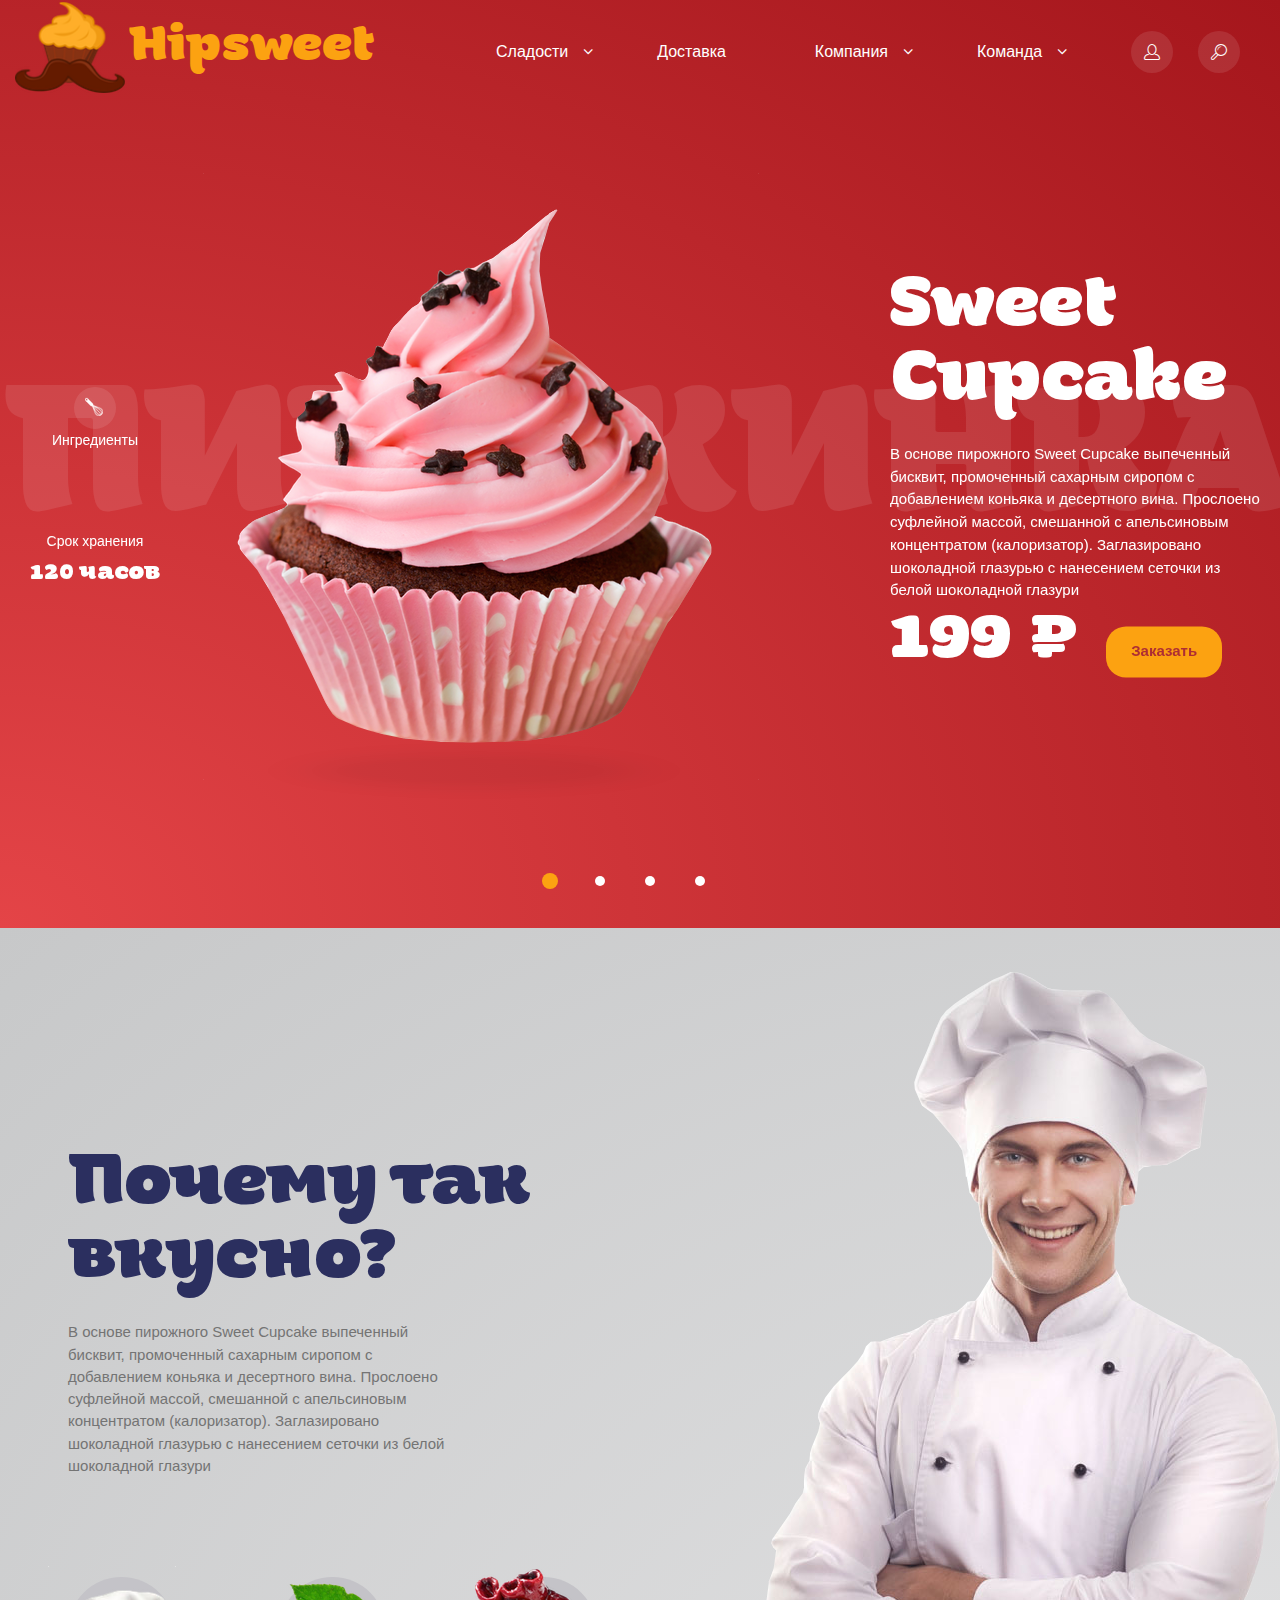
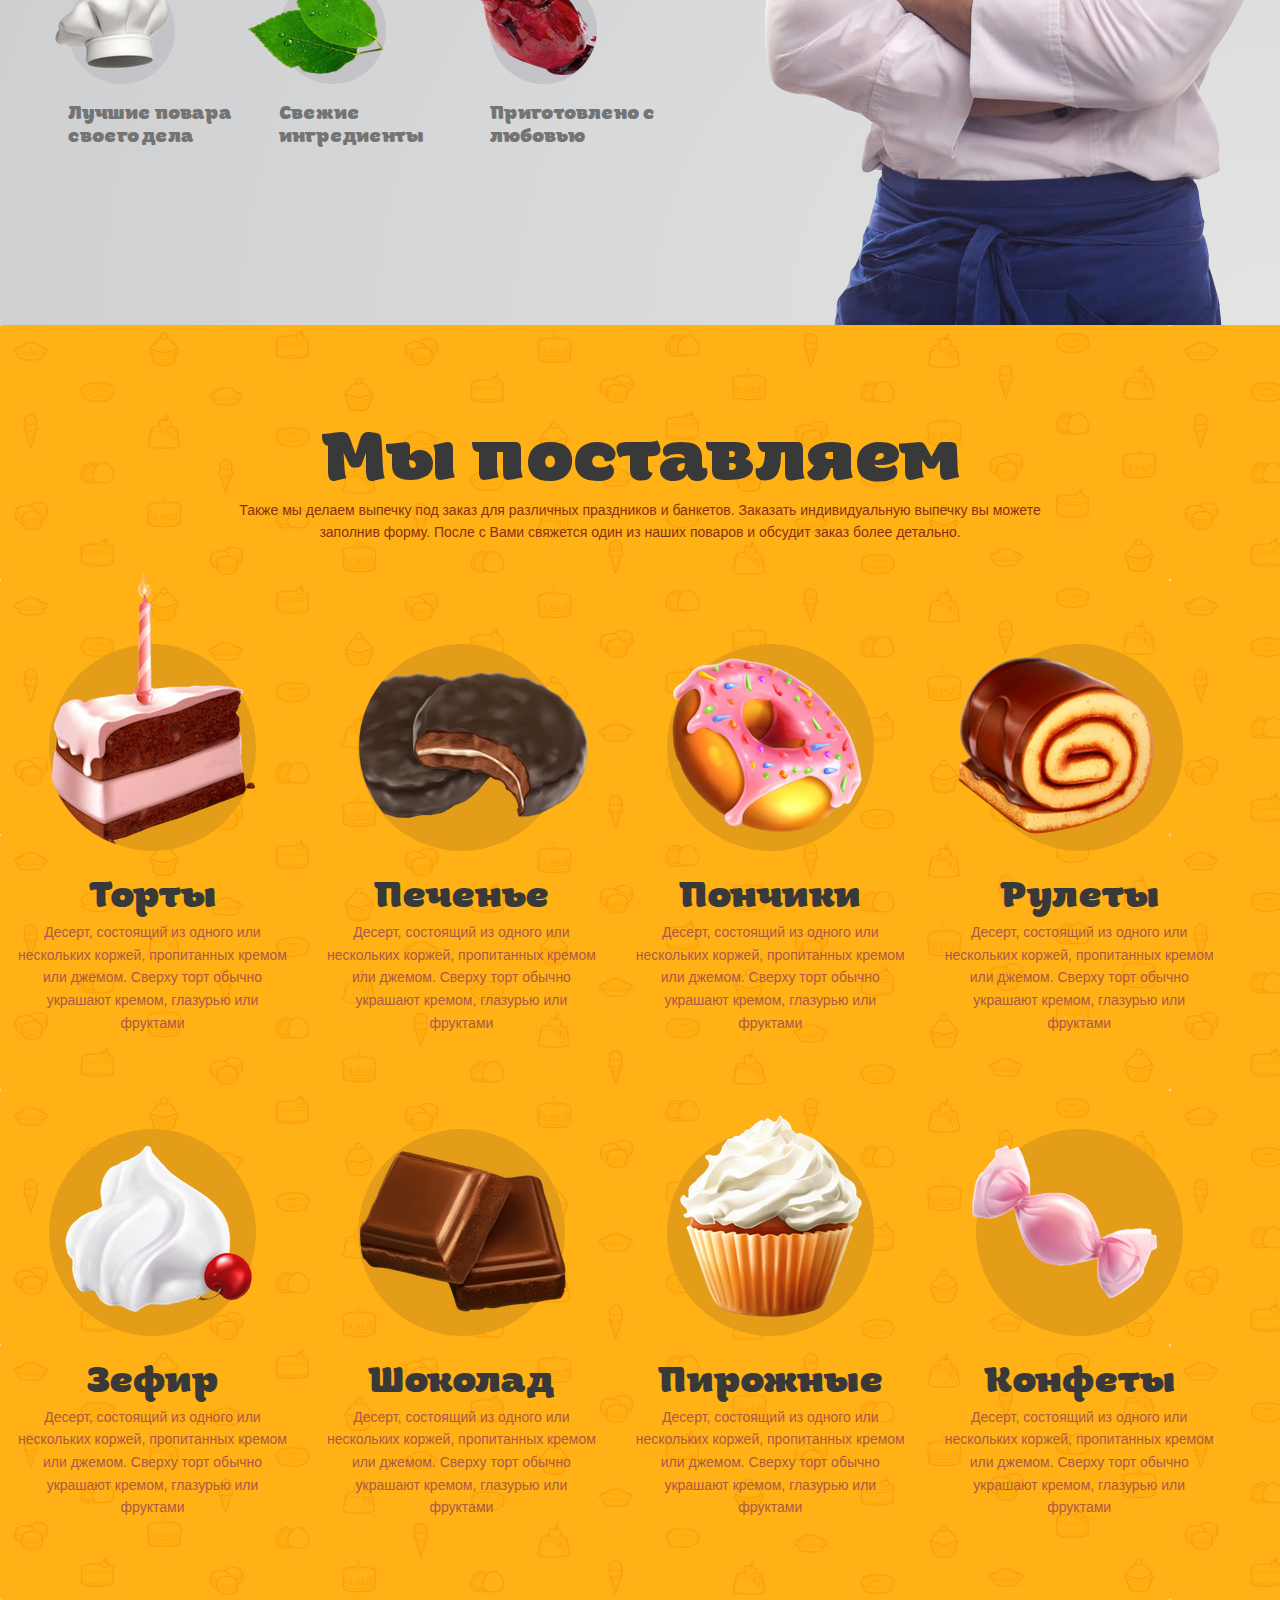
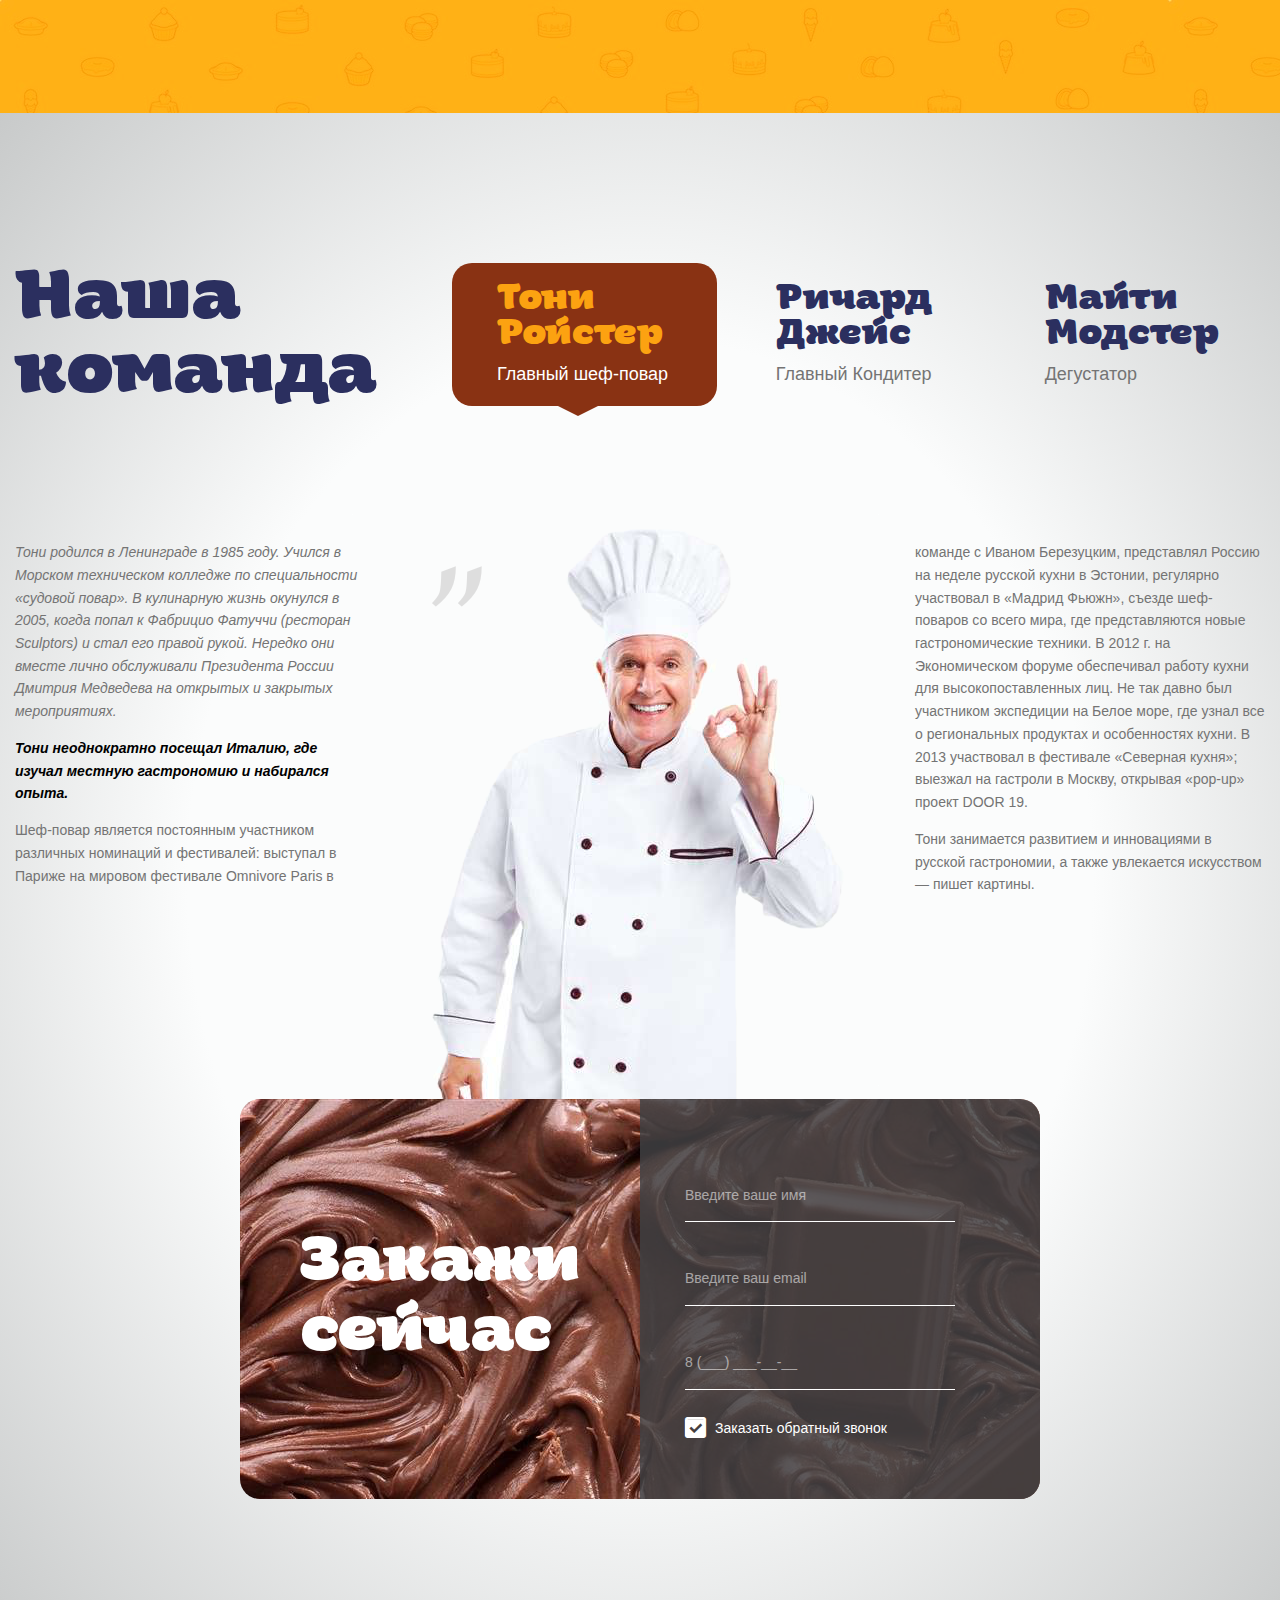
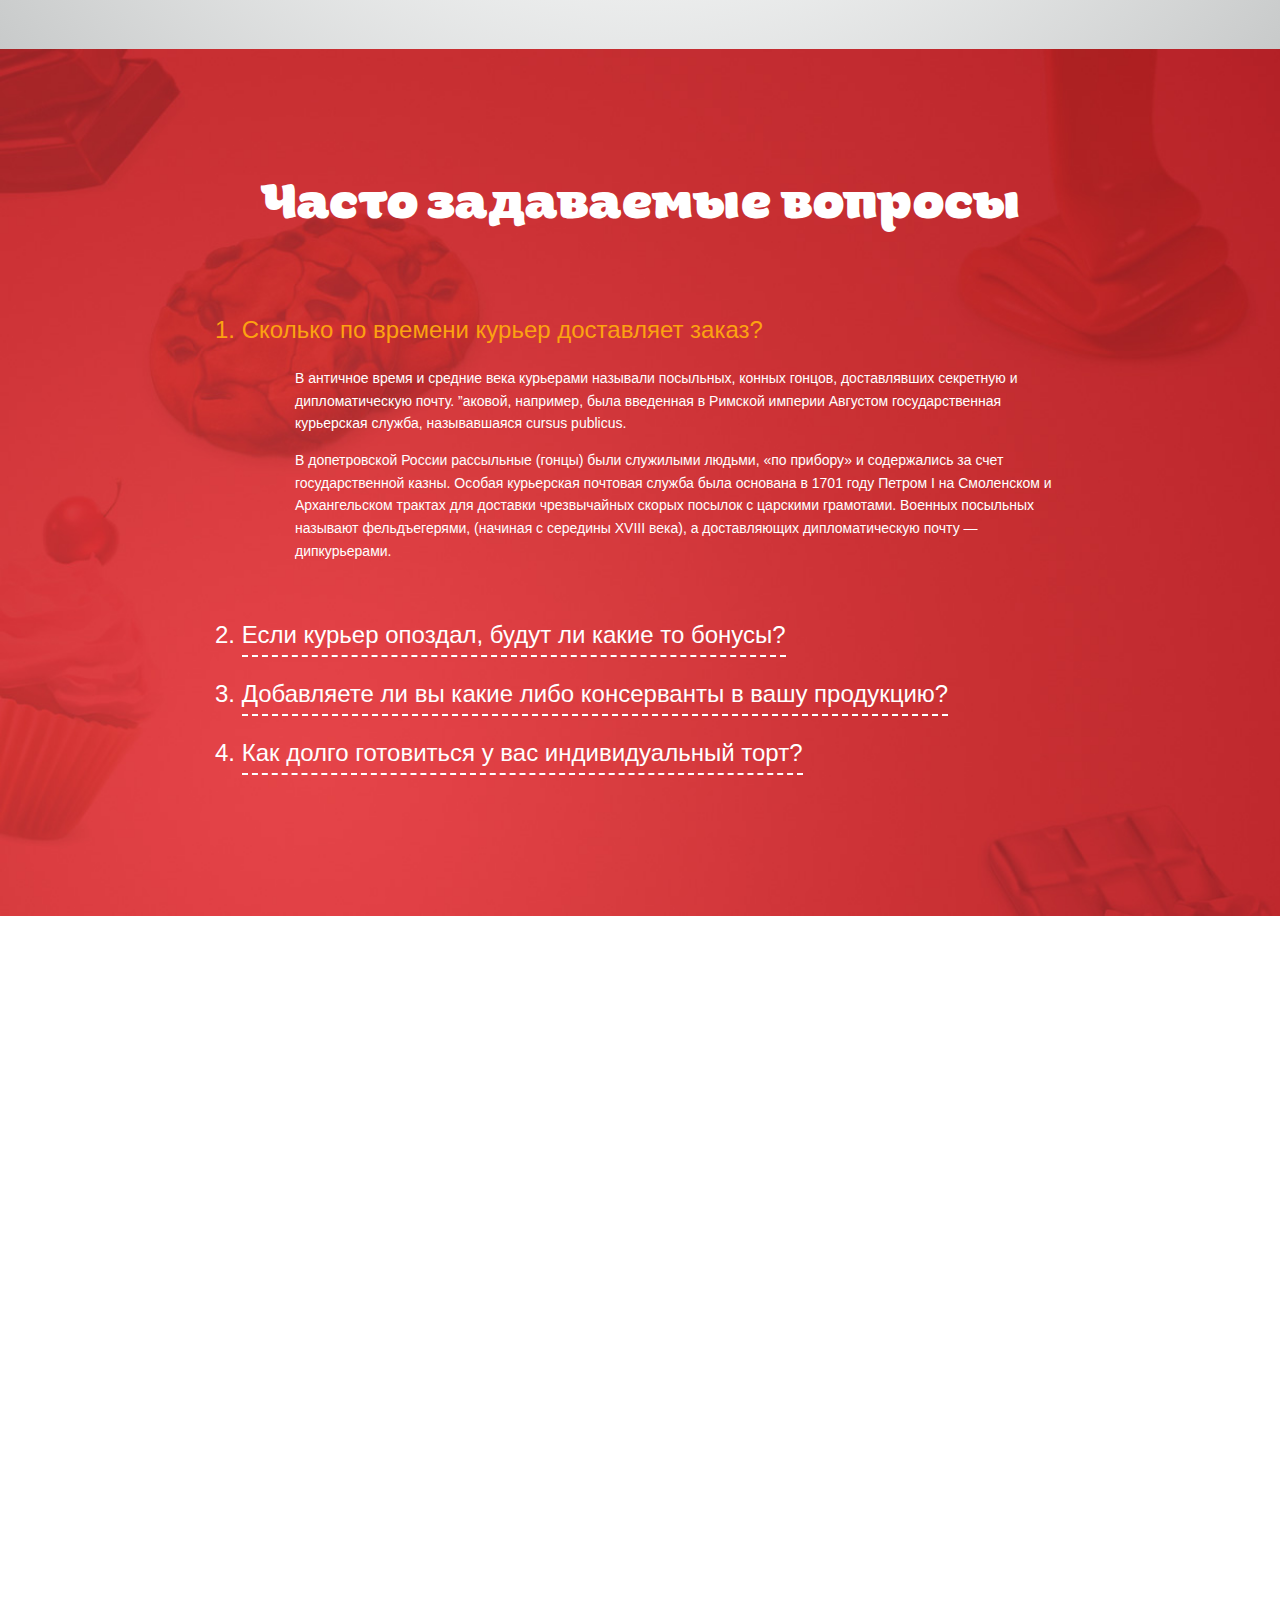
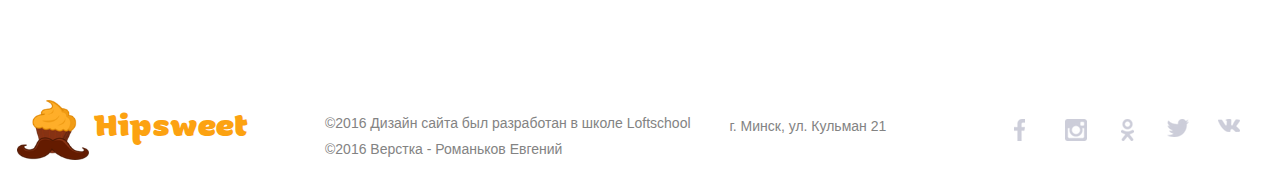
<file: hipsweet/index.html>
<!DOCTYPE html>
<!--[if lt IE 7]>      <html class="lt-ie9 lt-ie8 lt-ie7"> <![endif]-->
<!--[if IE 7]>         <html class="lt-ie9 lt-ie8"> <![endif]-->
<!--[if IE 8]>         <html class="lt-ie9"> <![endif]-->
<!--[if gt IE 8]><!--> <html> <!--<![endif]-->
<html lang="ru-RU">
	<head>
		<meta charset="UTF-8">
		<!-- <meta name="viewport" content="width=960"> -->
		<title>Hipsweet</title>
		<!-- stylesheet -->
		<link rel="stylesheet" href="bower/normalize-css/normalize.css">
		<link rel="stylesheet" href="css/jquery.bxslider.css">
		<link rel="stylesheet" href="css/main.css">
		<!-- stylesheet end -->
		<!-- modernizer -->
		<script src="bower/modernizer/modernizr.js"></script>
		<!-- modernizer end -->
	</head>
	<body>
		
		<!-- wrapper -->
		<div class="wrapper">
			<!-- maincontent -->
			<div class="maincontent">
				<!-- main-section -->
				<section class="main-section">
					<div class="container">
						<div class="main-section__inscription-center">пирожинка</div>
						<!-- header -->
						<header class="main-section__header">
							<div class="header__left">
								<div class="header__logo">
									<div class="header__logo-pic" style="background-image: url(img/png/logo/logo.png);"></div>
									<div class="header__logo-name">Hipsweet</div>
								</div>
							</div>
							<div class="header__right">
								<nav class="nav">
									<a href="#" class="header__menu-dropdown"></a>
									<ul class="nav__menu-list">
										<li class="menu__list-item menu__list-item--angle">Сладости
											<ul class="item__list">
												<div class="item__list-triangle"></div>
												<li class="item__list-inner-item">
													<a href="#" class="item__list-link">Торты</a>
												</li>
												<li class="item__list-inner-item">
													<a href="#" class="item__list-link">Печенье</a>
												</li>
												<li class="item__list-inner-item">
													<a href="#" class="item__list-link">Пончики</a>
												</li>
												<li class="item__list-inner-item">
													<a href="#" class="item__list-link">Рулеты</a>
												</li>
												<li class="item__list-inner-item">
													<a href="#" class="item__list-link">Зефир</a>
												</li>
												<li class="item__list-inner-item">
													<a href="#" class="item__list-link">Шоколад</a>
												</li>
												<li class="item__list-inner-item">
													<a href="#" class="item__list-link">Пирожные</a>
												</li>
												<li class="item__list-inner-item">
													<a href="#" class="item__list-link">Конфеты</a>
												</li>
											</ul>
										</li>
										<li class="menu__list-item ">Доставка</li>
										<li class="menu__list-item menu__list-item--angle">Компания
											<ul class="item__list item__list--company">
												<div class="item__list-triangle"></div>
												<li class="item__list-inner-item">
													<a href="#" class="item__list-link">О нас</a>
												</li>
												<li class="item__list-inner-item">
													<a href="#" class="item__list-link">Поставщики</a>
												</li>
												<li class="item__list-inner-item">
													<a href="#" class="item__list-link">Материалы и технологии</a>
												</li>
												<li class="item__list-inner-item">
													<a href="#" class="item__list-link">Связаться с нами</a>
												</li>
												<li class="item__list-inner-item">
													<a href="#" class="item__list-link">Представительства</a>
												</li>
											</ul>
										</li>
										
										<li class="menu__list-item menu__list-item--angle">Команда
											<ul class="item__list item__list--team">
												<div class="item__list-triangle"></div>
												<li class="item__list-inner-item">
													<a href="#" class="item__list-link">Тони Ройстер</a>
												</li>
												<li class="item__list-inner-item">
													<a href="#" class="item__list-link">Ричард Джейс</a>
												</li>
												<li class="item__list-inner-item">
													<a href="#" class="item__list-link">Марти Модстер</a>
												</li>
												<li class="item__list-inner-item">
													<a href="#" class="item__list-link">Тони Ройстер</a>
												</li>
												<li class="item__list-inner-item">
													<a href="#" class="item__list-link">Ричард Джейс</a>
												</li>
												<li class="item__list-inner-item">
													<a href="#" class="item__list-link">Марти Модстер</a>
												</li>
												<li class="item__list-inner-item">
													<a href="#" class="item__list-link">Тони Ройстер</a>
												</li>
											</ul>
										</li>
									</ul>
								</nav>
								
								<div class="user__account">
									<ul class="user__list">
										<li class="user__list-item">
											<a href="#" class="user__list-link user__list-link--account">Аккаунт</a>
										</li>
										<li class="user__list-item">
											<a href="#" class="user__list-link user__list-link--search">Поиск</a>
										</li>
									</ul>
								</div>
							</div>
							
						</header>
						<!-- header end-->
						<!-- slider -->
						<div class="slider">
							<div class="container">
								<!-- <div class="main-section__inscription-center">пирожинка</div> -->
								<ul class="slider__list">
									<li class="slider__list-item">
										<div class="slider__list-item-left">
											<div class="slider__list-item-left-link slider__list-item-left-link--whisk">
												<a href="#" class="round-link"></a>
											</div>
											<div class="slider__list-item-left-ingredients">
												Ингредиенты
											</div>
											<div class="slider__list-item-left-storage">
												Срок хранения
											</div>
											<div class="slider__list-item-left-storage-time">
												120 часов
											</div>
											<table class="slider__list-item-left__table table-popup">
												<tbody>
													<tr>
														<td class="table-popup__ingredients ingredients__fluor">
															мука пшеничная
														</td>
														<td class="table-popup-quantity">
															200 г.
														</td>
													</tr>
													<tr>
														<td class="table-popup__ingredients ingredients__eggs">
															яйце продукты
														</td>
														<td class="table-popup-quantity">
															3 шт.
														</td>
													</tr>
													<tr>
														<td class="table-popup__ingredients ingredients__sugar">
															сахарный песок
														</td>
														<td class="table-popup-quantity">
															20 г.
														</td>
													</tr>
													<tr>
														<td class="table-popup__ingredients ingredients__butter-dish">
															масло сливочное
														</td>
														<td class="table-popup-quantity">
															50 г.
														</td>
													</tr>
													<tr>
														<td class="table-popup__ingredients ingredients__condensed-milk">
															молоко сгущеное
														</td>
														<td class="table-popup-quantity">
															100 г.
														</td>
													</tr>
												</tbody>
											</table>
										</div>
										<div class="slider__list-item-center">
											<img src="img/png/pic/sweet-cupcake.png" alt="sweet cupcake">
										</div>
										<div class="slider__list-item-right">
											<div class="slider__list-item-right-title">
												Sweet Cupcake
											</div>
											<div class="slider__list-item-right-text">
												В основе пирожного Sweet Cupcake выпеченный бисквит, промоченный сахарным сиропом с добавлением коньяка и десертного вина. Прослоено суфлейной массой, смешанной с апельсиновым концентратом (калоризатор). Заглазировано шоколадной глазурью с нанесением сеточки из белой шоколадной глазури
											</div>
											<div class="slider__list-item-right-order">
												<div class="slider__list-item-right-order-price price__inline">
													199 ¤
												</div>
												<a href="#" class="slider__list-item-right-order-button price__inline">Заказать</a>
											</div>
										</div>
									</li>
									<li class="slider__list-item">
										<div class="slider__list-item-left">
											<div class="slider__list-item-left-link">
												<a href="#" class="round-link round-link--whisk"></a>
											</div>
											<div class="slider__list-item-left-ingredients">
												Ингредиенты
											</div>
											<div class="slider__list-item-left-storage">
												Срок хранения
											</div>
											<div class="slider__list-item-left-storage-time">
												120 часов
											</div>
										</div>
										<div class="slider__list-item-center">
											<img src="img/png/pic/sweet-cupcake.png" alt="sweet cupcake">
										</div>
										<div class="slider__list-item-right">
											<div class="slider__list-item-right-title">
												Sweet Cupcake
											</div>
											<div class="slider__list-item-right-text">
												В основе пирожного Sweet Cupcake выпеченный бисквит, промоченный сахарным сиропом с добавлением коньяка и десертного вина. Прослоено суфлейной массой, смешанной с апельсиновым концентратом (калоризатор). Заглазировано шоколадной глазурью с нанесением сеточки из белой шоколадной глазури
											</div>
											<div class="slider__list-item-right-order">
												<div class="slider__list-item-right-order-price price__inline">
													199 ¤
												</div>
												<a href="#" class="slider__list-item-right-order-button price__inline">Заказать</a>
											</div>
										</div>
									</li>
									<li class="slider__list-item">
										<div class="slider__list-item-left">
											<div class="slider__list-item-left-link">
												<a href="#" class="round-link round-link--whisk"></a>
											</div>
											<div class="slider__list-item-left-ingredients">
												Ингредиенты
											</div>
											<div class="slider__list-item-left-storage">
												Срок хранения
											</div>
											<div class="slider__list-item-left-storage-time">
												120 часов
											</div>
										</div>
										<div class="slider__list-item-center">
											<img src="img/png/pic/sweet-cupcake.png" alt="sweet cupcake">
										</div>
										<div class="slider__list-item-right">
											<div class="slider__list-item-right-title">
												Sweet Cupcake
											</div>
											<div class="slider__list-item-right-text">
												В основе пирожного Sweet Cupcake выпеченный бисквит, промоченный сахарным сиропом с добавлением коньяка и десертного вина. Прослоено суфлейной массой, смешанной с апельсиновым концентратом (калоризатор). Заглазировано шоколадной глазурью с нанесением сеточки из белой шоколадной глазури
											</div>
											<div class="slider__list-item-right-order">
												<div class="slider__list-item-right-order-price price__inline">
													199 ¤
												</div>
												<a href="#" class="slider__list-item-right-order-button price__inline">Заказать</a>
											</div>
										</div>
									</li>
									<li class="slider__list-item">
										<div class="slider__list-item-left">
											<div class="slider__list-item-left-link">
												<a href="#" class="round-link round-link--whisk"></a>
											</div>
											<div class="slider__list-item-left-ingredients">
												Ингредиенты
											</div>
											<div class="slider__list-item-left-storage">
												Срок хранения
											</div>
											<div class="slider__list-item-left-storage-time">
												120 часов
											</div>
										</div>
										<div class="slider__list-item-center">
											<img src="img/png/pic/sweet-cupcake.png" alt="sweet cupcake">
										</div>
										<div class="slider__list-item-right">
											<div class="slider__list-item-right-title">
												Sweet Cupcake
											</div>
											<div class="slider__list-item-right-text">
												В основе пирожного Sweet Cupcake выпеченный бисквит, промоченный сахарным сиропом с добавлением коньяка и десертного вина. Прослоено суфлейной массой, смешанной с апельсиновым концентратом (калоризатор). Заглазировано шоколадной глазурью с нанесением сеточки из белой шоколадной глазури
											</div>
											<div class="slider__list-item-right-order">
												<div class="slider__list-item-right-order-price price__inline">
													199 ¤
												</div>
												<a href="#" class="slider__list-item-right-order-button price__inline">Заказать</a>
											</div>
										</div>
									</li>
								</ul>
							</div>
						</div>
						<!-- slider end -->
						
					</div>
				</section>
				<!-- main-section end -->
				<!-- tasty-section -->
				<section class="tasty-section">
					<div class="container">
						<div class="tasty">
							<div class="tasty__title">Почему так вкусно?</div>
							<div class="tasty__text">
								<p>В основе пирожного Sweet Cupcake выпеченный бисквит, промоченный сахарным сиропом с добавлением коньяка и десертного вина. Прослоено суфлейной массой, смешанной с апельсиновым концентратом (калоризатор). Заглазировано шоколадной глазурью с нанесением сеточки из белой шоколадной глазури</p>
							</div>
							<ul class="tasty__list">
								<li class="tasty__list-item">
									<div class="tasty__list-item-pic-shape">
										<img src="img/png/pic/best_cook.png" alt="" class="tasty__list-item-pic tasty__list-item-pic-best_cook">
									</div>
									<div class="tasty__list-item-text">Лучшие повара своего дела</div>
								</li>
								<li class="tasty__list-item">
									<div class="tasty__list-item-pic-shape">
										<img src="img/png/pic/fresh-ingredients.png" alt="" class="tasty__list-item-pic tasty__list-item-pic-fresh-ingredients">
									</div>
									<div class="tasty__list-item-text">Свежие ингредиенты</div>
								</li>
								<li class="tasty__list-item">
									<div class="tasty__list-item-pic-shape">
										<img src="img/png/pic/cooking-with-love.png" alt="" class="tasty__list-item-pic tasty__list-item-pic-cooking-with-love">
									</div>
									<div class="tasty__list-item-text">Приготовлено с любовью</div>
								</li>
							</ul>
						</div>
					</div>
				</section>
				<!-- tasty-section end -->
				<!-- goods-section -->
				<section class="supply-section">
					<div class="container">
						<div class="supply-section__info">
							<div class="supply-section__info-title">Мы поставляем</div>
							<div class="supply-section__info-text">Также мы делаем выпечку под заказ для различных праздников и банкетов. Заказать индивидуальную выпечку вы можете заполнив форму. После с Вами свяжется один из наших поваров и обсудит заказ более детально.</div>
						</div>
						<div class="supply-section__goods">
							<ul class="supply-section__goods-list">
								<li class="supply-section__goods-item">
									<div class="supply-section__goods-item-pic-shape">
										<img src="img/png/pic/pie.png" alt="" class="supply-section__goods-item-pic supply-section__goods-item-pic-pie">
									</div>
									<div class="supply-section__goods-item-title">Торты</div>
									<div class="supply-section__goods-item-info"><p>Десерт, состоящий из одного или нескольких коржей, пропитанных кремом или джемом. Сверху торт обычно украшают кремом, глазурью или фруктами</p></div>
								</li>
								<li class="supply-section__goods-item">
									<div class="supply-section__goods-item-pic-shape">
										<img src="img/png/pic/cookie.png" alt="" class="supply-section__goods-item-pic supply-section__goods-item-pic-cookies">
									</div>
									<div class="supply-section__goods-item-title">Печенье</div>
									<div class="supply-section__goods-item-info"><p>Десерт, состоящий из одного или нескольких коржей, пропитанных кремом или джемом. Сверху торт обычно украшают кремом, глазурью или фруктами</p></div>
								</li>
								<li class="supply-section__goods-item">
									<div class="supply-section__goods-item-pic-shape">
										<img src="img/png/pic/donuts.png" alt="" class="supply-section__goods-item-pic supply-section__goods-item-pic-donuts">
									</div>
									<div class="supply-section__goods-item-title">Пончики</div>
									<div class="supply-section__goods-item-info"><p>Десерт, состоящий из одного или нескольких коржей, пропитанных кремом или джемом. Сверху торт обычно украшают кремом, глазурью или фруктами</p></div>
								</li>
								<li class="supply-section__goods-item">
									<div class="supply-section__goods-item-pic-shape">
										<img src="img/png/pic/rolls.png" alt="" class="supply-section__goods-item-pic supply-section__goods-item-pic-rolls">
									</div>
									<div class="supply-section__goods-item-title">Рулеты</div>
									<div class="supply-section__goods-item-info"><p>Десерт, состоящий из одного или нескольких коржей, пропитанных кремом или джемом. Сверху торт обычно украшают кремом, глазурью или фруктами</p></div>
								</li>
								<li class="supply-section__goods-item">
									<div class="supply-section__goods-item-pic-shape">
										<img src="img/png/pic/zephyr.png" alt="" class="supply-section__goods-item-pic supply-section__goods-item-pic-zephyr">
									</div>
									<div class="supply-section__goods-item-title">Зефир</div>
									<div class="supply-section__goods-item-info"><p>Десерт, состоящий из одного или нескольких коржей, пропитанных кремом или джемом. Сверху торт обычно украшают кремом, глазурью или фруктами</p></div>
								</li>
								<li class="supply-section__goods-item">
									<div class="supply-section__goods-item-pic-shape">
										<img src="img/png/pic/chocolate-s.png" alt="" class="supply-section__goods-item-pic supply-section__goods-item-pic-chocolate-s">
									</div>
									<div class="supply-section__goods-item-title">Шоколад</div>
									<div class="supply-section__goods-item-info"><p>Десерт, состоящий из одного или нескольких коржей, пропитанных кремом или джемом. Сверху торт обычно украшают кремом, глазурью или фруктами</p></div>
								</li>
								<li class="supply-section__goods-item">
									<div class="supply-section__goods-item-pic-shape">
										<img src="img/png/pic/cakes.png" alt="" class="supply-section__goods-item-pic supply-section__goods-item-pic-cakes">
									</div>
									<div class="supply-section__goods-item-title">Пирожные</div>
									<div class="supply-section__goods-item-info"><p>Десерт, состоящий из одного или нескольких коржей, пропитанных кремом или джемом. Сверху торт обычно украшают кремом, глазурью или фруктами</p></div>
								</li>
								<li class="supply-section__goods-item">
									<div class="supply-section__goods-item-pic-shape">
										<img src="img/png/pic/candies.png" alt="" class="supply-section__goods-item-pic supply-section__goods-item-pic-candies">
									</div>
									<div class="supply-section__goods-item-title">Конфеты</div>
									<div class="supply-section__goods-item-info"><p>Десерт, состоящий из одного или нескольких коржей, пропитанных кремом или джемом. Сверху торт обычно украшают кремом, глазурью или фруктами</p></div>
								</li>
							</ul>
						</div>
					</div>
				</section>
				<!-- goods-section end -->
				<!-- team-section -->
				<section class="team-section">
					<div class="container">
						<div class="team-section__head">
							<h2 class="team-section__head-title">
							Наша команда
							</h2>
							<ul class="tab__list">
								<li class="tab__item current" data-number="1">
									<div class="tab__item-triangle"></div>
									<div class="tab__title" data-number="1">Тони Ройстер</div>
									<div class="tab__text" data-number="1">Главный шеф-повар</div>
								</li>
								<li class="tab__item tab__item--center" data-number="2">
									<div class="tab__item-triangle"></div>
									<div class="tab__title" data-number="2">Ричард Джейс</div>
									<div class="tab__text" data-number="2">Главный Кондитер</div>
								</li>
								<li class="tab__item" data-number="3">
									<div class="tab__item-triangle"></div>
									<div class="tab__title" data-number="3">Майти Модстер</div>
									<div class="tab__text" data-number="3">Дегустатор</div>
								</li>
							</ul>
						</div>
						<ul class="tab-content__list">
							<li class="tab-content__item current" data-number="1">
								<p class="tab-content__item-text">
									Тони родился в Ленинграде в 1985 году. Учился в Морском техническом колледже по специальности «судовой повар». В кулинарную жизнь окунулся в 2005, когда попал к Фабрицио Фатуччи (ресторан Sculptors) и стал его правой рукой. Нередко они вместе лично обслуживали Президента России Дмитрия Медведева на открытых и закрытых мероприятиях.
								</p>
								<p class="tab-content__item-text">
									<strong class="tab-content__item-text--strong">
									Тони неоднократно посещал Италию, где изучал местную гастрономию и набирался опыта.
									</strong>
								</p>
								<p class="tab-content__item-text">
									Шеф-повар является постоянным участником различных номинаций и фестивалей: выступал в Париже на мировом фестивале Omnivore Paris в команде с Иваном Березуцким, представлял Россию на неделе русской кухни в Эстонии, регулярно участвовал в «Мадрид Фьюжн», съезде шеф-поваров со всего мира, где представляются новые гастрономические техники. В 2012 г. на Экономическом форуме обеспечивал работу кухни для высокопоставленных лиц. Не так давно был участником экспедиции на Белое море, где узнал все о региональных продуктах и особенностях кухни. В 2013 участвовал в фестивале «Северная кухня»; выезжал на гастроли в Москву, открывая «pop-up» проект DOOR 19.
								</p>
								<p class="tab-content__item-text">
									Тони занимается развитием и инновациями в русской гастрономии, а также увлекается искусством — пишет картины.
								</p>
							</li>
							<li class="tab-content__item" data-number="2">
								<p class="tab-content__item-text">
									Ричард родился в Смоленске в 1975 году. Учился в Морском техническом колледже по специальности «судовой повар». В кулинарную жизнь окунулся в 2005, когда попал к Фабрицио Фатуччи (ресторан Sculptors) и стал его правой рукой. Нередко они вместе лично обслуживали Президента России Дмитрия Медведева на открытых и закрытых мероприятиях.
								</p>
								<p class="tab-content__item-text">
									<strong class="tab-content__item-text--strong">
									Ричард неоднократно посещал Италию, где изучал местную гастрономию и набирался опыта.
									</strong>
								</p>
								<p class="tab-content__item-text">
									<strong class="tab-content__item-text--strong">Шеф-повар является постоянным участником различных номинаций и фестивалей: выступал в Париже на мировом фестивале Omnivore Paris в команде с Иваном Березуцким, представлял Россию на неделе русской кухни в Эстонии, регулярно участвовал в «Мадрид Фьюжн», съезде шеф-поваров со всего мира, где представляются новые гастрономические техники.</strong> В 2012 г. на Экономическом форуме обеспечивал работу кухни для высокопоставленных лиц. Не так давно был участником экспедиции на Белое море, где узнал все о региональных продуктах и особенностях кухни. В 2013 участвовал в фестивале «Северная кухня»; выезжал на гастроли в Москву, открывая «pop-up» проект DOOR 19.
								</p>
								<p class="tab-content__item-text">
									Ричард занимается развитием и инновациями в русской гастрономии, а также увлекается искусством — пишет картины.
								</p>
							</li>
							<li class="tab-content__item" data-number="3">
								<p class="tab-content__item-text">
									Майти родился в Москве в 1987 году. Учился в Морском техническом колледже по специальности «судовой повар». В кулинарную жизнь окунулся в 2005, когда попал к Фабрицио Фатуччи (ресторан Sculptors) и стал его правой рукой. Нередко они вместе лично обслуживали Президента России Дмитрия Медведева на открытых и закрытых мероприятиях.
								</p>
								<p class="tab-content__item-text">
									<strong class="tab-content__item-text--strong">
									Майти неоднократно посещал Италию, где изучал местную гастрономию и набирался опыта.
									</strong>
								</p>
								<p class="tab-content__item-text">
									Шеф-повар является постоянным участником различных номинаций и фестивалей: выступал в Париже на мировом фестивале Omnivore Paris в команде с Иваном Березуцким, представлял Россию на неделе русской кухни в Эстонии, регулярно участвовал в «Мадрид Фьюжн», съезде шеф-поваров со всего мира, где представляются новые гастрономические техники. В 2012 г. на Экономическом форуме обеспечивал работу кухни для высокопоставленных лиц. Не так давно был участником экспедиции на Белое море, где узнал все о региональных продуктах и особенностях кухни. В 2013 участвовал в фестивале «Северная кухня»; выезжал на гастроли в Москву, открывая «pop-up» проект DOOR 19.
								</p>
								<p class="tab-content__item-text">
									<strong class="tab-content__item-text--strong">Майти занимается развитием и инновациями в русской гастрономии, а также увлекается искусством — пишет картины.</strong>
								</p>
							</li>
						</ul>
						<div class="team-section__form" id="form">
							<img src="img/png/pic/chef.png" alt="Шеф-повар" class="team-section__form-img">
							<div class="team-section__form-left">
								<h2 class="team-section__form-left-title">Закажи сейчас</h2>
							</div>
							<div class="team-section__form-right">
								<!-- form -->
								<form action="/form">
									<input class="form__input-text" type="text" placeholder="Введите ваше имя">
									<input class="form__input-text" type="text" placeholder="Введите ваш email">
									<input class="form__input-text" id="inputmask" type="text" placeholder="8 (___) ___-__-__">
									<input class="form__checkbox" type="checkbox" name="one" id="one"  checked />
									<label class="form__text-callback" for="one">Заказать обратный звонок</label>
								</form>
								<!-- form end-->
							</div>
						</div>
					</div>
				</section>
				<!-- team-section end-->
				<!-- questions-section -->
				<section class="questions-section" style="background-image: url(img/patterns/questions-pattern.jpg);">
					<div class="container">
						
						<div class="questions-section__title">
							Часто задаваемые вопросы
						</div>
						<!-- accordion -->
						<div class="accordion">
							<ol class="accordion__list">
								<li class="accordion__item active">
									<a href="#" class="accordion__trigger">Сколько по времени курьер доставляет заказ?</a>
									<ul class="accordion__inner">
										<li class="accordion__inner-item">
											<p>В античное время и средние века курьерами называли посыльных, конных гонцов, доставлявших секретную и дипломатическую почту. ”аковой, например, была введенная в Римской империи Августом государственная курьерская служба, называвшаяся cursus publicus.</p>
											<p>В допетровской России рассыльные (гонцы) были служилыми людьми, «по прибору» и содержались за счет государственной казны. Особая курьерская почтовая служба была основана в 1701 году Петром I на Смоленском и Архангельском трактах для доставки чрезвычайных скорых посылок с царскими грамотами. Военных посыльных называют фельдъегерями, (начиная с середины XVIII века), а доставляющих дипломатическую почту — дипкурьерами.
											</p>
										</li>
									</ul>
								</li>
								<li class="accordion__item">
									<a href="#" class="accordion__trigger">Если курьер опоздал, будут ли какие то бонусы?</a>
									<ul class="accordion__inner">
										<li class="accordion__inner-item">
											<p>Проснувшись однажды утром после беспокойного сна, Грегор Замза обнаружил, что он у себя в постели превратился в страшное насекомое.</p>
											<p>Лежа на панцирнотвердой спине, он видел, стоило ему приподнять голову, свой коричневый, выпуклый, разделенный дугообразными чешуйками живот, на верхушке которого еле</p>
										</li>
									</ul>
								</li>
								<li class="accordion__item">
									<a href="#" class="accordion__trigger">Добавляете ли вы какие либо консерванты в вашу продукцию?</a>
									<ul class="accordion__inner">
										<li class="accordion__inner-item">
											<p>Душа моя озарена неземной радостью, как эти чудесные весенние утра, которыми я наслаждаюсь от всего сердца.
											</p>
											<p>Я совсем один и блаженствую в здешнем краю, словно созданном для таких, как я. Я так счастлив, мой друг, так упоен ощущением покоя, что искусство мое страдает от этого. Ни одного штриха не мог
											</p>
										</li>
									</ul>
								</li>
								<li class="accordion__item">
									<a href="#" class="accordion__trigger">Как долго готовиться у вас индивидуальный торт?</a>
									<ul class="accordion__inner">
										<li class="accordion__inner-item">
											<p>Маленький ручеек Даль журчит по всей стране и обеспечивает ее всеми необходимыми правилами. Эта парадигматическая страна, в которой жаренные члены предложения залетают прямо в рот.</p>
											<p>Даже всемогущая пунктуация не имеет власти над рыбными текстами, ведущими безорфографичный образ жизни. Однажды одна маленькая строчка рыбного текста по имени Lorem ipsum решила выйти в большой мир грамматики. Великий Оксмокс предупреждал ее о злых запятых, диких знаках вопроса и коварных точках с запятой, но текст не дал сбить</p>
										</li>
									</ul>
								</li>
							</ol>
						</div>
						<!-- accordion-end -->
					</div>
				</section>
				<!-- questions-section end -->
				<!-- map section -->
				<section class="map-section">
					<div id="map"></div>
				</section>
				<!-- map section end-->
			</div>
			<!-- maincontent end -->
		</div>
		<!-- wrapper end -->
		<!-- footer -->
		<footer class="footer">
			<div class="container">
				<div class="footer__left">
					<div class="footer__logo">
						<div class="footer__logo-pic" style="background-image: url(img/png/logo/logo.png);"></div>
						<div class="footer__logo-name">Hipsweet</div>
					</div>
				</div>
				<div class="footer__center">
					<div class="copyright__design">
						&copy;2016 Дизайн сайта был разработан в школе Loftschool
					</div>
					<div class="info">
						г. Минск, ул. Кульман 21
					</div>
					<div class="copyright__frontend">
						&copy;2016 Верстка - Романьков Евгений
					</div>
				</div>
				<div class="footer__right">
					<div class="socials">
						<ul class="socials__list">
							<li class="socials__item">
								<a href="#" class="socials__link socials__link_fb"></a>
							</li>
							<li class="socials__item">
								<a href="#" class="socials__link socials__link_inst"></a>
							</li>
							<li class="socials__item">
								<a href="#" class="socials__link socials__link_ok"></a>
							</li>
							<li class="socials__item">
								<a href="#" class="socials__link socials__link_tw"></a>
							</li>
							<li class="socials__item">
								<a href="#" class="socials__link socials__link_vk"></a>
							</li>
						</ul>
					</div>
				</div>
			</div>
		</footer>
		<!-- footer end -->
		<!-- scripts -->
		
		<script src="bower/jquery/dist/jquery.min.js"></script>
		<script src="js/jquery.bxslider.js"></script>
		<script src="build.js"></script>
		<script src="bower/jquery.inputmask/dist/min/inputmask/inputmask.min.js"></script>
		<script src="bower/jquery.inputmask/dist/min/inputmask/inputmask.extensions.min.js"></script>
		<script src="https://api-maps.yandex.ru/2.1/?lang=ru_RU" type="text/javascript"></script>
		<script src="js/yapi.js"></script>
		<script src="js/main.js"></script>
		<!-- scripts end -->
	</body>
</html>
</file>
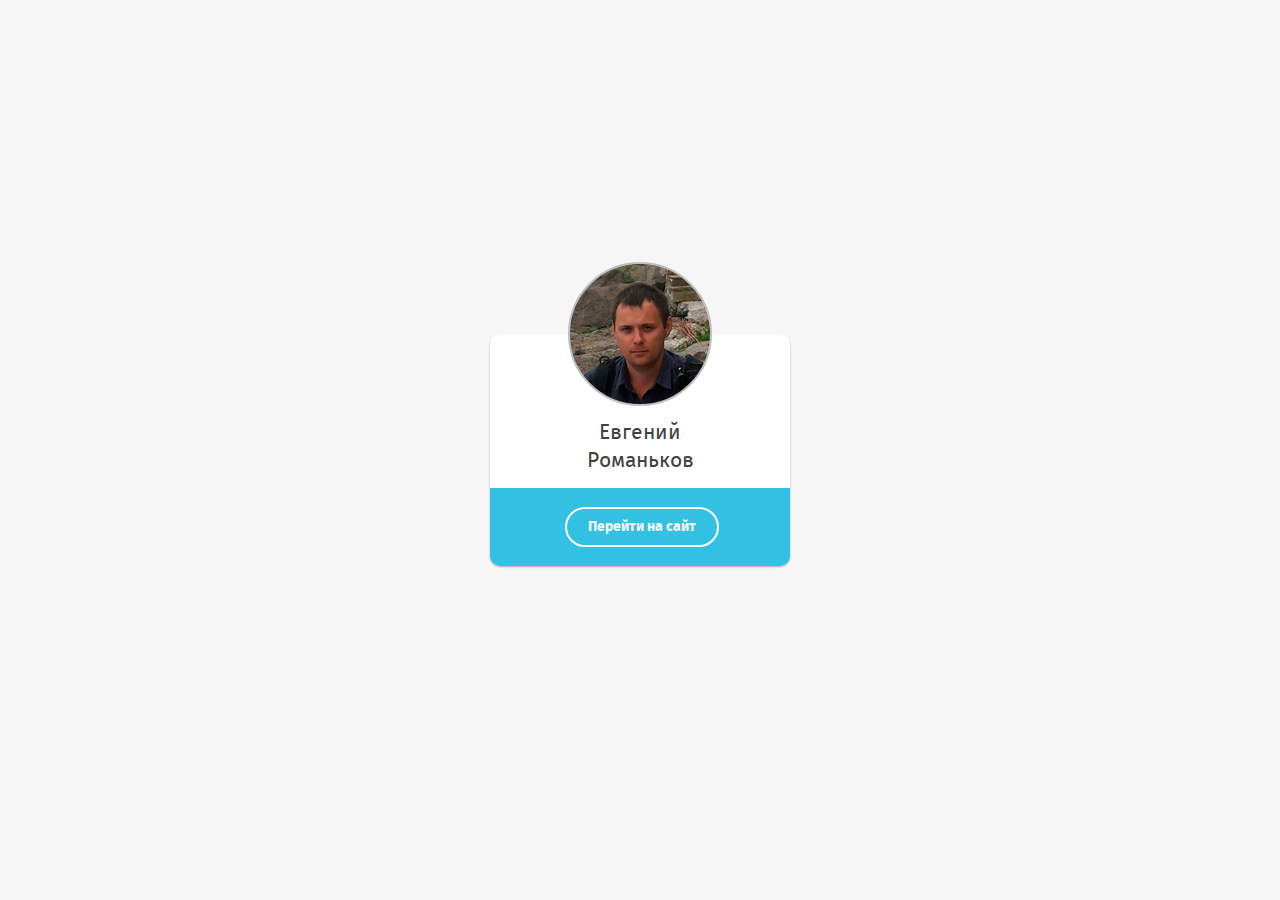
<file: myPortfolio/index.html>
<!DOCTYPE html>
<!--[if lt IE 7]>      <html class="lt-ie9 lt-ie8 lt-ie7"> <![endif]-->
<!--[if IE 7]>         <html class="lt-ie9 lt-ie8"> <![endif]-->
<!--[if IE 8]>         <html class="lt-ie9"> <![endif]-->
<!--[if gt IE 8]><!--> <html> <!--<![endif]-->
<html lang="ru-RU">
	<head>
		<meta charset="UTF-8">
		<meta name="viewport" content="width=device-width">
		<title>helloPage</title>
		<!-- Include styles -->
		<link rel="shortcut icon" href="img/icons/favicon.ico" type="image/x-icon">
		<link rel="stylesheet" href="css/main.css">
		<script src="js/modernizr-custom.js"></script>
	</head>
	<body>
		<div class="hello__wrapper">
			<div class="content-logo" style="background-image: url(img/logo/logo.png);">
				<img src="img/logo/logo.png" alt="userLogo" class="user__logo--seo">
			</div>
			<div class="hello-text">
				<p class="hello-text-name">Евгений</p>
				<p class="hello-text-name">Романьков</p>
			</div>
			<div class="block_btn">
				<a class="block_btn-link" href="about.html">Перейти на сайт</a>
			</div>
		</div>
	</body>
</html>
</file>
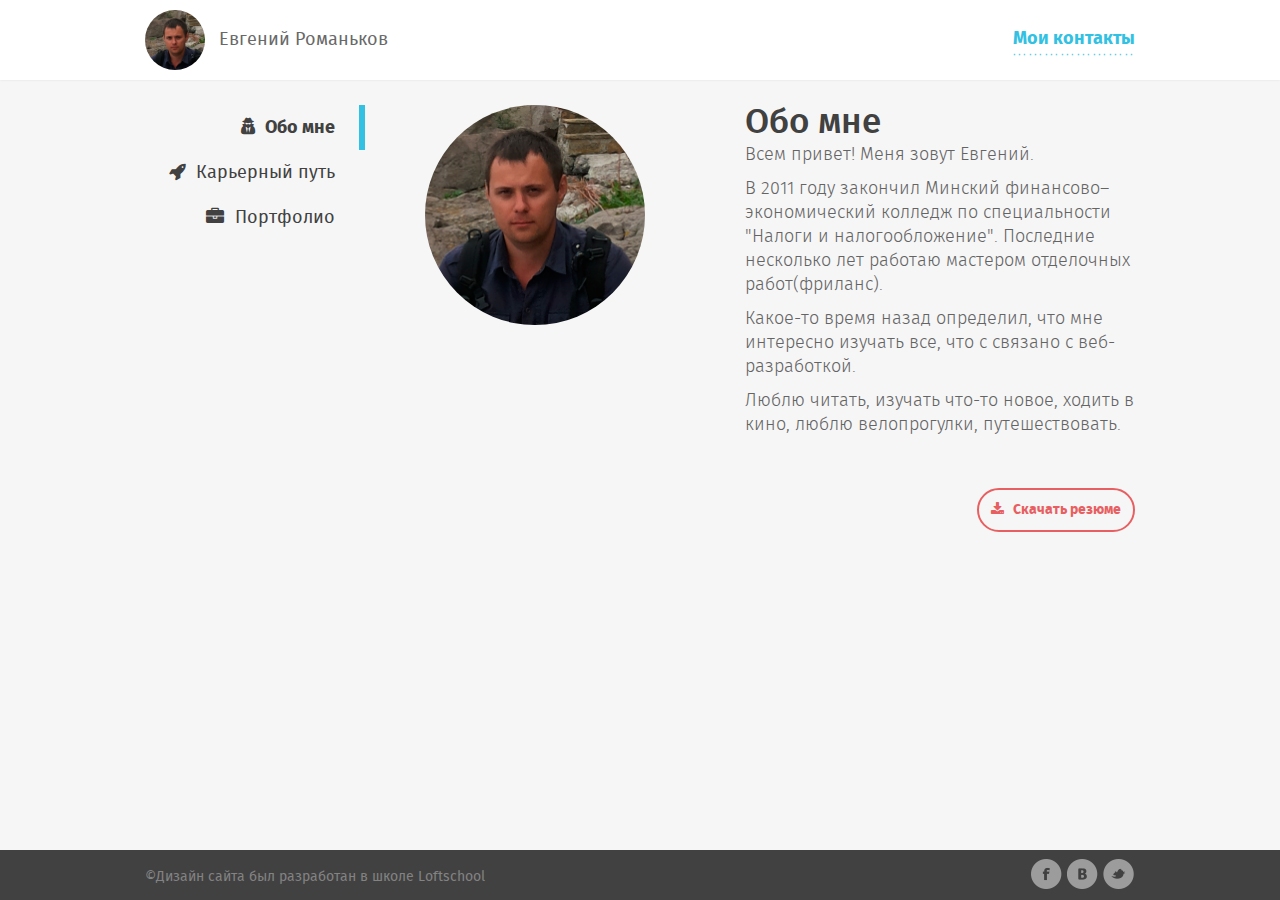
<file: myPortfolio/about.html>
<!DOCTYPE html>
<!--[if lt IE 7]>      <html class="lt-ie9 lt-ie8 lt-ie7"> <![endif]-->
<!--[if IE 7]>         <html class="lt-ie9 lt-ie8"> <![endif]-->
<!--[if IE 8]>         <html class="lt-ie9"> <![endif]-->
<!--[if gt IE 8]><!--> <html> <!--<![endif]-->
<html lang="ru-RU">
	<head>
		<meta charset="UTF-8">
		<meta name="viewport" content="width=960">
		<title>aboutPage</title>
		<!-- Include styles -->
		<link rel="shortcut icon" href="img/icons/favicon.ico" type="image/x-icon">
		<link rel="stylesheet" href="css/main.css">
		<script src="js/modernizr-custom.js"></script>
		<script src="//cdnjs.cloudflare.com/ajax/libs/jquery/2.2.2/jquery.min.js"></script>
	</head>
	<body>
		<div class="wrapper">
			<div class="maincontent">
				<!-- header -->
				<header class="header">
					<div class="container">
						<!-- user -->
						<div class="header__left">
							<div class="user">
								<div class="user__logo" style="background-image: url(img/logo/logo.png);">
									<img src="img/logo/logo.png" alt="логотип" class="user__logo--seo">
								</div>
								<div class="user__name">
									<a href="index.html" class="user__name-link" title="На главную">Евгений Романьков</a>
								</div>
							</div>
						</div>
						<!-- contacts -->
						<div class="header__right">
							<div class="contacts">
								<a href="#" class="contacts__trigger">Мои контакты</a>
								
								<ul class="contacts__list js_toggle">
								<div class="contacts__list-triangle"></div>
									<li class="contacts__list-item">
										<a href="#" class="contacts__list-link contacts__link_email">iromankov@gmail.com</a>
									</li>
									<li class="contacts__list-item">
										<a href="#" class="contacts__list-link contacts__link_phoneNumber">phoneNumber</a>
									</li>
									<li class="contacts__list-item">
										<a href="#" class="contacts__list-link contacts__link_skypeName">skypeName</a>
									</li>
								</ul>
								
							</div>
						</div>
						
					</div>
				</header>
				<!-- content -->
				<div class="content">
					<div class="container">
						<!-- sidebar__navigation-main -->
						<aside class="sidebar">
							<nav class="nav">
								<ul class="nav__list">
									<li class="nav__item nav__item_active">
										<a href="#" class="nav__link nav__link-about">Обо мне</a>
									</li>
									<li class="nav__item">
										<a href="career.html" class="nav__link nav__link-career">Карьерный путь</a>
									</li>
									<li class="nav__item">
										<a href="portfolio.html" class="nav__link nav__link-portfolio">Портфолио</a>
									</li>
								</ul>
							</nav>
						</aside>
						<!-- sidebar__content-main -->
						<main class="stuff">
						<div class="about">
							<div class="about__left">
								<div class="about__pic" style="background-image: url(img/logo/ava-big.png);">
									<img src="img/logo/ava-big.png" alt="aboutAvaPicture" class="user__logo--seo">
								</div>
							</div>
							<div class="about__right">
								<h4 class="about__title">Обо мне</h4>
								<div class="about__text text-block">
									<p>
										Всем привет! Меня зовут Евгений.
									</p>
									<p>
										В 2011 году закончил Минский финансово–экономический колледж по специальности "Налоги и налогообложение". Последние несколько лет работаю мастером отделочных работ(фриланс).
									</p>
									<p>
										Какое-то время назад определил, что мне интересно изучать все, что с связано с веб-разработкой.
									</p>
									<p>
										Люблю читать, изучать что-то новое, ходить в кино, люблю велопрогулки, путешествовать.
									</p>
								</div>
								<div class="about__download">
									<a href="#" class="about__download-link about__download-link_mod">Скачать резюме</a>
								</div>
							</div>
						</div>
						</main>
					</div>
				</div>
			</div>
			<!-- <div class="empty"></div> -->
		</div>
		<!-- footer -->
		<footer class="footer">
			<div class="container">
				<div class="footer__left">
					<div class="copyright">
						&copy;Дизайн сайта был разработан в школе Loftschool
					</div>
				</div>
				<div class="footer__right">
					<div class="socials">
						<ul class="socials__list">
							<li class="socials__item">
								<a href="#" class="socials__link socials__link_fb"></a>
							</li>
							<li class="socials__item">
								<a href="#" class="socials__link socials__link_vk"></a>
							</li>
							<li class="socials__item">
								<a href="#" class="socials__link socials__link_tw"></a>
							</li>
						</ul>
					</div>
				</div>
			</div>
		</footer>
		<!-- scripts -->
		<script type="text/javascript" src="js/trigger.js"></script>
	</body>
</html>
</file>
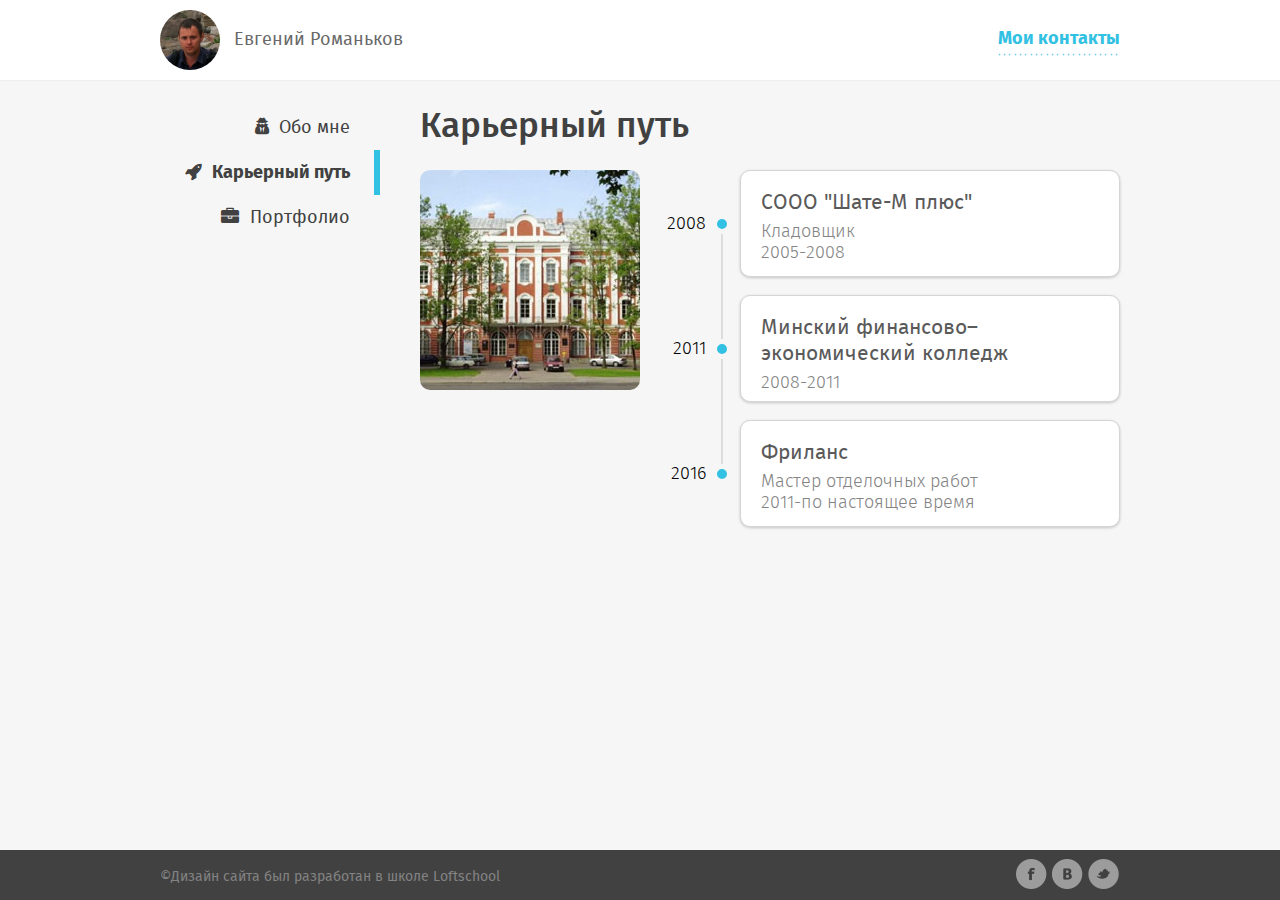
<file: myPortfolio/career.html>
<!DOCTYPE html>
<!--[if lt IE 7]>      <html class="lt-ie9 lt-ie8 lt-ie7"> <![endif]-->
<!--[if IE 7]>         <html class="lt-ie9 lt-ie8"> <![endif]-->
<!--[if IE 8]>         <html class="lt-ie9"> <![endif]-->
<!--[if gt IE 8]><!--> <html> <!--<![endif]-->
<html lang="ru-RU">
	<head>
		<meta charset="UTF-8">
		<meta name="viewport" content="width=960">
		<title>careerPage</title>
		<!-- Include styles -->
		<link rel="shortcut icon" href="img/icons/favicon.ico" type="image/x-icon">
		<link rel="stylesheet" href="css/main.css">
		<script src="js/modernizr-custom.js"></script>
		<script src="//cdnjs.cloudflare.com/ajax/libs/jquery/2.2.2/jquery.min.js"></script>
	</head>
	<body>
		<div class="wrapper">
			<div class="maincontent">
				<!-- header -->
				<header class="header">
					<div class="container container__career">
						<!-- user -->
						<div class="header__left">
							<div class="user">
								<div class="user__logo" style="background-image: url(img/logo/logo.png);">
									<img src="img/logo/logo.png" alt="userLogo" class="user__logo--seo">
								</div>
								<div class="user__name">
									<a href="index.html" class="user__name-link" title="На главную">Евгений Романьков</a>
								</div>
							</div>
						</div>
						<!-- contacts -->
						<div class="header__right">
							<div class="contacts">
								<a href="#" class="contacts__trigger">Мои контакты</a>
								
								<ul class="contacts__list js_toggle">
								<div class="contacts__list-triangle"></div>
									<li class="contacts__list-item">
										<a href="#" class="contacts__list-link contacts__link_email">iromankov@gmail.com</a>
									</li>
									<li class="contacts__list-item">
										<a href="#" class="contacts__list-link contacts__link_phoneNumber">phoneNumber</a>
									</li>
									<li class="contacts__list-item">
										<a href="#" class="contacts__list-link contacts__link_skypeName">skypeName</a>
									</li>
								</ul>
							</div>
						</div>
						
					</div>
				</header>
				<!-- content -->
				<div class="content">
					<div class="container container__career">
						<!-- sidebar__navigation-main -->
						<aside class="sidebar">
							<nav class="nav">
								<ul class="nav__list">
									<li class="nav__item">
										<a href="about.html" class="nav__link nav__link-about">Обо мне</a>
									</li>
									<li class="nav__item nav__item_active">
										<a href="#" class="nav__link nav__link-career">Карьерный путь</a>
									</li>
									<li class="nav__item">
										<a href="portfolio.html" class="nav__link nav__link-portfolio">Портфолио</a>
									</li>
								</ul>
							</nav>
						</aside>
						<!-- sidebar__content-main -->
						<main class="stuff career_container">
						<div class="career">
						<h5 class="content-title">Карьерный путь</h5>
							<div class="career__left">
								<div class="career__pic" style="background-image: url(img/logo/career-pic.jpg);">
									<img src="img/logo/career-pic.jpg" alt="careerPicture" class="user__logo--seo">
								</div>
							</div>
							<div class="career__right">
								<ul class="career__list">
									<li class="career__item">
										<div class="career__block">
											<div class="career__title">СООО "Шате-М плюс"</div>
											<div class="career__occupation">Кладовщик</div>
											<div class="career__date">2005-2008</div>
											<div class="career__year">2008</div>
										</div>
									</li>
									<li class="career__item">
										<div class="career__block">
											<div class="career__title">Минский финансово–экономический колледж</div>
											<div class="career__occupation"></div>
											<div class="career__date">2008-2011</div>
											<div class="career__year">
												2011
											</div>
										</div>
									</li>
									<li class="career__item">
										<div class="career__block">
											<div class="career__title">Фриланс</div>
											<div class="career__occupation">Мастер отделочных работ</div>
											<div class="career__date">2011-по настоящее время</div>
											<div class="career__year">
												2016
											</div>
										</div>
									</li>
								</ul>
								
							</div>
						</div>
						</main>
					</div>
				</div>
			</div>
			<!-- <div class="empty"></div> -->
		</div>
		<!-- footer -->
		<footer class="footer">
			<div class="container container__career">
			<!-- copyright -->
				<div class="footer__left">
					<div class="copyright">
						&copy;Дизайн сайта был разработан в школе Loftschool
					</div>
				</div>
				<!-- socials -->
				<div class="footer__right">
					<div class="socials">
						<ul class="socials__list">
							<li class="socials__item">
								<a href="#" class="socials__link socials__link_fb"></a>
							</li>
							<li class="socials__item">
								<a href="#" class="socials__link socials__link_vk"></a>
							</li>
							<li class="socials__item">
								<a href="#" class="socials__link socials__link_tw"></a>
							</li>
						</ul>
					</div>
				</div>
			</div>
		</footer>
		<!-- scripts -->
		<script type="text/javascript" src="js/trigger.js"></script>
	</body>
</html>
</file>
<file: hipsweet/css/main.css>
@charset "UTF-8";
/* @font-face */
@font-face {
  font-family: FiraSans-Bold;
  src: url("fonts/fira-sans/firasans-bold-webfont.eot");
  src: url("fonts/fira-sans/firasans-bold-webfont.eot?#iefix") format("embedded-opentype"), url("fonts/fira-sans/firasans-bold-webfont.woff") format("woff"), url("fonts/fira-sans/firasans-bold-webfont.ttf") format("truetype"), url("fonts/fira-sans/firasans-bold-webfont.svg#FiraSans-Bold") format("svg");
  font-weight: 900;
  font-style: normal; }
@media screen and (-webkit-min-device-pixel-ratio: 0) {
  @font-face {
    font-family: FiraSans-Bold;
    src: url("fonts/fira-sans/firasans-bold-webfont.svg#FiraSans-Bold") format("svg"); } }
@font-face {
  font-family: FiraSans-Light;
  src: url("fonts/fira-sans/firasans-light-webfont.eot");
  src: url("fonts/fira-sans/firasans-light-webfont.eot?#iefix") format("embedded-opentype"), url("fonts/fira-sans/firasans-light-webfont.woff") format("woff"), url("fonts/fira-sans/firasans-light-webfont.ttf") format("truetype"), url("fonts/fira-sans/firasans-light-webfont.svg#FiraSans-Light") format("svg");
  font-weight: 300;
  font-style: normal; }
@media screen and (-webkit-min-device-pixel-ratio: 0) {
  @font-face {
    font-family: FiraSans-Light;
    src: url("fonts/fira-sans/firasans-light-webfont.svg#FiraSans-Light") format("svg"); } }
@font-face {
  font-family: FiraSans-Medium;
  src: url("fonts/fira-sans/firasans-medium-webfont.eot");
  src: url("fonts/fira-sans/firasans-medium-webfont.eot?#iefix") format("embedded-opentype"), url("fonts/fira-sans/firasans-medium-webfont.woff") format("woff"), url("fonts/fira-sans/firasans-medium-webfont.ttf") format("truetype"), url("fonts/fira-sans/firasans-medium-webfont.svg#FiraSans-Medium") format("svg");
  font-weight: 600;
  font-style: normal; }
@media screen and (-webkit-min-device-pixel-ratio: 0) {
  @font-face {
    font-family: FiraSans-Medium;
    src: url("fonts/fira-sans/firasans-medium-webfont.svg#FiraSans-Medium") format("svg"); } }
@font-face {
  font-family: FiraSans-Regular;
  src: url("fonts/fira-sans/firasans-regular-webfont.eot");
  src: url("fonts/fira-sans/firasans-regular-webfont.eot?#iefix") format("embedded-opentype"), url("fonts/fira-sans/firasans-regular-webfont.woff") format("woff"), url("fonts/fira-sans/firasans-regular-webfont.ttf") format("truetype"), url("fonts/fira-sans/firasans-regular-webfont.svg#FiraSans-Regular") format("svg");
  font-weight: 400;
  font-style: normal; }
@media screen and (-webkit-min-device-pixel-ratio: 0) {
  @font-face {
    font-family: FiraSans-Regular;
    src: url("fonts/fira-sans/firasans-regular-webfont.svg#FiraSans-Regular") format("svg"); } }
@font-face {
  font-family: ALS-Malina-Regular;
  src: url("fonts/malina/malina-webfont.eot");
  src: url("fonts/malina/malina-webfont.eot?#iefix") format("embedded-opentype"), url("fonts/malina/malina-webfont.woff") format("woff"), url("fonts/malina/malina-webfont.ttf") format("truetype"), url("fonts/malina/malina-webfont.svg#ALS-Malina-Regular") format("svg");
  font-weight: 300;
  font-style: normal; }
@media screen and (-webkit-min-device-pixel-ratio: 0) {
  @font-face {
    font-family: ALS-Malina-Regular;
    src: url("fonts/malina/malina-webfont.svg#ALS-Malina-Regular") format("svg"); } }
@font-face {
  font-family: Font_Awesome;
  src: url("fonts/font-awesome/fontawesome-webfont.eot");
  src: url("fonts/font-awesome/fontawesome-webfont.eot?#iefix") format("embedded-opentype"), url("fonts/font-awesome/fontawesome-webfont.woff") format("woff"), url("fonts/font-awesome/fontawesome-webfont.ttf") format("truetype"), url("fonts/font-awesome/fontawesome-webfont.svg#Font_Awesome") format("svg");
  font-weight: 300;
  font-style: normal; }
@media screen and (-webkit-min-device-pixel-ratio: 0) {
  @font-face {
    font-family: Font_Awesome;
    src: url("fonts/font-awesome/fontawesome-webfont.svg#Font_Awesome") format("svg"); } }
@font-face {
  font-family: Ico_Moon_Font;
  src: url("fonts/icomoon/icomoon.eot");
  src: url("fonts/icomoon/icomoon.eot?#iefix") format("embedded-opentype"), url("fonts/icomoon/icomoon.woff") format("woff"), url("fonts/icomoon/icomoon.ttf") format("truetype"), url("fonts/icomoon/icomoon.svg#Ico_Moon_Font") format("svg");
  font-weight: 300;
  font-style: normal; }
@media screen and (-webkit-min-device-pixel-ratio: 0) {
  @font-face {
    font-family: Ico_Moon_Font;
    src: url("fonts/icomoon/icomoon.svg#Ico_Moon_Font") format("svg"); } }
.main-section__inscription-center, .header__logo-name, .slider__list-item-left-storage-time, .slider__list-item-right-title, .slider__list-item-right-order-price, .tasty__title, .tasty__list-item-text, .supply-section__info-title, .supply-section__goods-item-title, .team-section__head-title, .tab__title, .team-section__form-left-title, .questions-section__title, .footer__logo-name {
  font-family: 'ALS-Malina-Regular', arial, sans-serif;
  font-weight: 300;
  font-style: normal; }

.menu__list-item--angle:hover:after, .menu__list-item--angle:after {
  font-family: 'Font_Awesome', arial, sans-serif;
  font-weight: 300;
  font-style: normal; }

.user__list-link--search:before, .user__list-link--account:before, .table-popup__ingredients, .form__text-callback:before, .form__text-callback:after {
  font-family: 'Ico_Moon_Font', arial, sans-serif;
  font-weight: 300;
  font-style: normal; }

.header__logo-pic, .header__logo-name, .nav, .menu__list-item, .user__account, .user__list-item, .price__inline, .tasty__list-item, .supply-section__goods-item, .tab__item, .tab-content__list .current, .footer__logo-pic, .footer__logo-name, .copyright__design, .copyright__frontend, .info, .socials__item {
  display: inline-block;
  vertical-align: middle; }

.team-section__head-title, .tab__list {
  display: inline-block;
  vertical-align: top; }

.container:after, .main-section__header:after, .team-section__form:after, .footer.container:after, .container:before, .main-section__header:before, .team-section__form:before, .footer.container:before {
  content: "";
  display: table; }
.container:after, .main-section__header:after, .team-section__form:after, .footer.container:after {
  clear: both; }

.team-section__form {
  background-size: cover;
  background-position: center center;
  background-repeat: no-repeat; }

.questions-section {
  background-size: cover;
  background-repeat: no-repeat; }

.header__logo-pic, .footer__logo-pic {
  background-size: contain;
  background-position: center center;
  background-repeat: no-repeat; }

.tasty__list-item-pic-best_cook, .tasty__list-item-pic-fresh-ingredients, .tasty__list-item-pic-cooking-with-love, .supply-section__goods-item-pic-pie, .supply-section__goods-item-pic-cookies, .supply-section__goods-item-pic-donuts, .supply-section__goods-item-pic-rolls, .supply-section__goods-item-pic-zephyr, .supply-section__goods-item-pic-chocolate-s, .supply-section__goods-item-pic-cakes, .supply-section__goods-item-pic-candies {
  position: absolute; }

.slider__list-item-right-title, .slider__list-item-right-order-price, .tasty__title, .supply-section__info-title, .team-section__head-title, .questions-section__title {
  line-height: 74px; }

html, body {
  width: 100%;
  height: 100%; }

body {
  font-size: 14px;
  line-height: 1.42rem;
  -webkit-font-smoothing: antialiased; }

.wrapper {
  min-height: 100%;
  overflow: auto;
  position: relative; }

.wrapper:after {
  content: "";
  height: 5.75rem;
  display: block; }

.container {
  max-width: 78.125rem;
  margin: 0 auto; }

ul, ol, h1, h2, h3, h4, h5, h6 {
  padding: 0;
  margin: 0; }

li {
  list-style: none; }

a {
  text-decoration: none; }

p {
  margin-top: 0; }

.main-section {
  min-height: 550px;
  position: relative;
  background: radial-gradient(at bottom left, #e44447, #a5161c); }

.main-section__inscription-center {
  position: absolute;
  top: 50%;
  left: 50%;
  transform: translate(-50%, -50%);
  text-transform: uppercase;
  font-size: 184px;
  color: rgba(255, 255, 255, 0.1); }

.header__left {
  min-width: 380px;
  float: left; }

.header__right {
  float: right;
  padding: 30px 0; }

.header__logo-pic {
  width: 6.875rem;
  height: 5.9375rem; }

.header__logo-name {
  color: #fca211;
  font-size: 48px;
  line-height: 80px; }

.menu__list-item {
  position: relative;
  margin-right: 60px;
  padding: 10px 25px 10px 0;
  color: #fff;
  font-size: 16px;
  line-height: 23.47px;
  cursor: pointer; }
  .menu__list-item:hover {
    color: #fca211; }
    .menu__list-item:hover .item__list {
      left: -35px;
      top: 60px; }
    .menu__list-item:hover .item__list--team {
      left: -55px;
      top: 60px; }
    .menu__list-item:hover .item__list--company {
      left: -85px;
      top: 60px; }

.menu__list-item--angle:hover:after {
  content: "\f106"; }

.menu__list-item--angle:after {
  content: "\f107";
  position: absolute;
  right: 0;
  top: 50%;
  transform: translateY(-50%); }

.item__list {
  position: absolute;
  left: 9999px;
  top: 50px;
  padding: 30px 0;
  border-radius: 20px;
  background: #fff;
  z-index: 3;
  opacity: 0.92; }
  .item__list .item__list-inner-item {
    margin-bottom: 20px; }

.item__list-triangle {
  content: "";
  width: 0px;
  height: 0px;
  border: 20px solid transparent;
  border-bottom-color: #fff;
  border-top: none;
  position: absolute;
  bottom: 100%;
  left: 40%;
  margin-left: -10px; }

.item__list-inner-item {
  color: #575757;
  font-size: 16px; }
  .item__list-inner-item:before {
    width: 0px;
    height: 0px;
    border: 7px solid transparent;
    border-left-color: #ffaf28;
    border-right: none; }

.item__list-link {
  position: relative;
  display: block;
  padding: 0 45px;
  text-decoration: none;
  white-space: nowrap;
  color: #575757;
  font-size: 16px;
  font-family: 'Helvetica Neue', 'Helvetica', arial, sans-serif;
  font-weight: 600;
  overflow: hidden; }
  .item__list-link:hover {
    color: #303030; }
    .item__list-link:hover:before {
      position: absolute;
      content: '';
      top: 50%;
      transform: translateY(-50%);
      left: 0;
      width: 0px;
      height: 0px;
      border: 7px solid transparent;
      border-left-color: #ffaf28;
      border-right: none; }

.user__list {
  font-size: 0; }

.user__list-link {
  position: relative;
  display: block;
  width: 42px;
  height: 42px;
  border-radius: 50%;
  background: rgba(255, 255, 255, 0.1);
  margin-right: 25px;
  text-align: center; }

.user__list-link--search:before {
  content: "\e905";
  font-size: 16px;
  line-height: 42px;
  color: #fff;
  text-align: center; }
.user__list-link--search:hover {
  background: #ffaf28;
  transition: all 0.3s; }
  .user__list-link--search:hover:before {
    color: #ae2e33; }

.user__list-link--account:before {
  content: "\e916";
  font-size: 16px;
  line-height: 42px;
  color: #fff;
  text-align: center; }
.user__list-link--account:hover {
  background: #ffaf28;
  transition: all 0.3s; }
  .user__list-link--account:hover:before {
    color: #ae2e33; }

.slider__list {
  position: relative;
  z-index: 2;
  margin-bottom: 50px;
  overflow: hidden; }

.slider__list-item {
  position: relative;
  width: 1250px;
  height: 765px;
  overflow: hidden; }

.slider__list-item-left {
  max-width: 20%;
  position: absolute;
  top: 50%;
  transform: translateY(-50%);
  left: 15px;
  color: #fff;
  text-align: center; }

.slider__list-item-left-link {
  margin-bottom: 20px; }

.slider__list-item-left-link {
  position: relative;
  display: block;
  width: 42px;
  height: 42px;
  border-radius: 50%;
  background: rgba(255, 255, 255, 0.1);
  margin: 0 auto; }
  .slider__list-item-left-link:hover {
    background: #fca211; }
    .slider__list-item-left-link:hover ~ .table-popup {
      left: 117%; }

.slider__list-item-left-link--whisk:before {
  content: "";
  width: 42px;
  height: 42px;
  left: 0;
  position: absolute;
  background: url(../img/png/pic/whisk-sprite.png);
  background-repeat: no-repeat;
  background-position: 11px 11px; }

.round-link--whisk:hover:before {
  background-position: -89px 11px; }

.slider__list-item-left-ingredients {
  margin-bottom: 78px;
  font-size: 14px; }

.slider__list-item-left-storage {
  margin-bottom: 10px;
  font-size: 14px;
  color: #fff; }

.slider__list-item-left-storage-time {
  font-size: 24px; }

.slider__list-item-center {
  position: absolute;
  top: 50%;
  transform: translateY(-50%);
  left: 15%;
  max-width: 50%;
  z-index: -1; }

.slider__list-item-right {
  position: absolute;
  position: absolute;
  top: 50%;
  transform: translateY(-50%);
  right: 0;
  max-width: 30%;
  text-align: left;
  color: #fff;
  font-size: 15px; }

.slider__list-item-right-title, .slider__list-item-right-order-price {
  font-size: 72px;
  margin-bottom: 25px; }

.slider__list-item-right-order-price {
  margin-right: 25px; }

.slider__list-item-right-order-button {
  background: #fca211;
  border-radius: 20px;
  padding: 14px 25px;
  color: #ae2e33;
  font-weight: bold; }
  .slider__list-item-right-order-button:hover {
    background: #641a00;
    color: #fca211; }

.table-popup {
  position: absolute;
  display: block;
  padding: 45px 53px;
  border-radius: 20px;
  left: 9999px;
  top: -49px;
  background: #fff;
  color: #575757;
  text-align: left;
  font-size: 16px;
  opacity: 0.92;
  z-index: 1000; }
  .table-popup tbody {
    min-width: 280px;
    display: block; }

.table-popup__ingredients {
  position: relative;
  width: 170px;
  padding: 7px 0 7px 36px; }
  .table-popup__ingredients:before {
    font-size: 21px;
    line-height: 28px;
    position: absolute;
    left: 0px; }

.ingredients__fluor:before {
  content: "\e912"; }

.ingredients__eggs:before {
  content: "\e910";
  left: -3px; }

.ingredients__sugar:before {
  content: "\e914"; }

.ingredients__butter-dish:before {
  content: "\e90e";
  left: -5px; }

.ingredients__condensed-milk:before {
  content: "\e90f";
  left: 1px; }

.tasty-section {
  background: radial-gradient(at bottom right, #e4e4e5, #c7c8c9); }
  .tasty-section .container {
    padding-left: 68px;
    padding-top: 220px;
    padding-bottom: 175px;
    background: url(../img/png/pic/kitchener.png) no-repeat right bottom; }

.tasty {
  width: 650px; }

.tasty__title {
  color: #2b2f5f;
  font-size: 72px;
  margin-bottom: 25px; }

.tasty__text {
  font-size: 15px;
  line-height: 22.24px;
  color: #747474;
  padding-right: 265px;
  margin-bottom: 100px; }

.tasty__list-item {
  width: 177px;
  vertical-align: top;
  margin-right: 30px; }

.tasty__list-item-pic-shape {
  width: 107px;
  height: 107px;
  background: #c4c3c8;
  border-radius: 50%;
  position: relative;
  margin-bottom: 20px; }

.tasty__list-item-pic-best_cook {
  left: -20px;
  bottom: -10px; }

.tasty__list-item-pic-fresh-ingredients {
  left: -33px;
  bottom: 7px; }

.tasty__list-item-pic-cooking-with-love {
  left: -15px;
  bottom: 3px; }

.tasty__list-item-text {
  font-size: 18px;
  color: #747474; }

.supply-section {
  background: url(../img/patterns/pattern.jpg);
  padding: 100px 0; }

.supply-section__info {
  max-width: 51.875rem;
  text-align: center;
  margin: 0 auto;
  margin-bottom: 100px; }

.supply-section__info-title {
  font-size: 72px;
  color: #393939; }

.supply-section__info-text {
  font: 1.125rem;
  color: #883213; }

.supply-section__goods-item {
  width: 275px;
  vertical-align: top;
  text-align: center;
  margin-right: 30px;
  margin-bottom: 80px; }

.supply-section__goods-item-pic-shape {
  width: 207px;
  height: 207px;
  background: #e49d18;
  border-radius: 50%;
  position: relative;
  margin: 0 auto 25px; }

.supply-section__goods-item-pic-pie {
  left: 0;
  bottom: 6px; }

.supply-section__goods-item-pic-cookies {
  left: 1px;
  bottom: 16px; }

.supply-section__goods-item-pic-donuts {
  left: 3px;
  bottom: 16px; }

.supply-section__goods-item-pic-rolls {
  left: -20px;
  bottom: 15px; }

.supply-section__goods-item-pic-zephyr {
  left: -5px;
  bottom: 15px; }

.supply-section__goods-item-pic-chocolate-s {
  left: 2px;
  bottom: 22px; }

.supply-section__goods-item-pic-cakes {
  left: 13px;
  bottom: 16px; }

.supply-section__goods-item-pic-candies {
  left: -30px;
  bottom: 30px; }

.supply-section__goods-item-title {
  font-size: 36px;
  line-height: 45px;
  color: #393939; }

.supply-section__goods-item-info {
  color: #ab594a;
  text-align: center;
  font-size: 0.875rem; }

.team-section {
  position: relative;
  min-height: 18.75rem;
  background: radial-gradient(#fbfcfc 50%, #c8caca);
  padding: 150px 0;
  z-index: 1; }

.team-section__head {
  margin-bottom: 130px; }

.team-section__head-title {
  max-width: 423px;
  color: #2b2f5f;
  font-size: 72px; }

.tab__list .current {
  background: #893213; }
  .tab__list .current .tab__title {
    color: #fca211; }
  .tab__list .current .tab__text {
    color: #fff; }

.tab__item {
  position: relative;
  border-radius: 20px;
  width: 175px;
  padding: 20px 45px;
  margin-left: 10px;
  cursor: pointer; }
  .tab__item.tab__item--center {
    width: 165px; }
  .tab__item:hover {
    background: #893213; }
    .tab__item:hover .tab__title {
      color: #fca211; }
    .tab__item:hover .tab__text {
      color: #fff; }

.tab__item:hover .tab__item-triangle, .current .tab__item-triangle {
  content: "";
  width: 0px;
  height: 0px;
  position: absolute;
  top: 100%;
  left: 40%;
  border: 20px solid transparent;
  border-top-color: #893213;
  border-top-width: 10px;
  border-bottom: none; }

.tab__title {
  font-size: 36px;
  color: #2b2f5f;
  line-height: 35px;
  margin-bottom: 10px; }

.tab__text {
  font-size: 18px;
  color: #747474; }

.tab-content__list {
  min-height: 390px;
  margin-bottom: 100px; }
  .tab-content__list .current {
    -webkit-columns: 2 200px;
    -moz-columns: 2 200px;
    -ms-columns: 2 200px;
    -o-columns: 2 200px;
    columns: 2 200px;
    -webkit-column-gap: 550px;
    -moz-column-gap: 550px;
    -ms-column-gap: 550px;
    -o-column-gap: 550px;
    column-gap: 550px; }

.tab-content__item {
  display: none;
  margin-bottom: 100px; }

.tab-content__item-text {
  color: #747474; }
  .tab-content__item-text:first-child {
    font-style: italic; }
  .tab-content__item-text:nth-child(2) {
    font-style: italic; }
  .tab-content__item-text .tab-content__item-text--strong {
    color: black; }

.team-section__form {
  position: relative;
  width: 800px;
  height: 400px;
  border-radius: 20px;
  background: url("../img/png/pic/form-bg.png");
  margin: 0 auto; }

.team-section__form-img {
  position: absolute;
  left: 14%;
  bottom: 93%;
  z-index: -1; }

.team-section__form-left {
  position: absolute;
  width: 50%;
  height: 100%;
  float: left; }

.team-section__form-right {
  width: 50%;
  float: right;
  height: 100%;
  padding: 70px 85px 70px 45px;
  border-radius: 0 20px 20px 0;
  box-sizing: border-box;
  color: #fff;
  background: rgba(65, 65, 67, 0.85); }

.team-section__form-left-title {
  position: absolute;
  font-size: 64px;
  line-height: 70px;
  color: #fff;
  top: 50%;
  left: 50%;
  transform: translate(-50%, -50%); }

.form__input-text {
  width: 100%;
  background: transparent;
  padding: 15px 0;
  border: none;
  border-bottom: 1px solid #fff;
  margin-bottom: 30px;
  outline: none;
  color: #fff; }

/* ╤И╤А╨╕╤Д╤В-╨╕╨║╨╛╨╜╨║╨╕ ╤Г ╤З╨╡╨║╨▒╨╛╨║╤Б╨╛╨▓ */
.form__text-callback {
  position: relative;
  padding-left: 30px;
  line-height: 16px;
  cursor: pointer;
  display: block; }

.form__text-callback:before, .form__text-callback:after {
  position: absolute;
  top: 0;
  left: 0;
  font-size: 21px; }

.form__text-callback:before {
  content: '\e908';
  /* ╤Д╨╗╨░╨╢╨╡╨║ ╤Б╨╜╤П╤В */
  color: #fff; }

.form__text-callback:after {
  overflow: hidden;
  /* ╨╕╨║╨╛╨╜╨║╨╕ ╤Б╨║╤А╤Л╤В╤Л  ╤Б ╨┐╨╛╨╝╨╛╤Й╤М╤О max-width ╨╕ overflow hidden */
  max-width: 0;
  content: '\e901';
  /*╤Д╨╗╨░╨╢╨╡╨║ ╨▓╨║╨╗╤О╤З╨╡╨╜*/
  color: black;
  opacity: 0.5;
  /* ╨┐╨╡╤А╨╡╤Е╨╛╨┤╤Л ╨┤╨╗╤П ╨░╨╜╨╕╨╝╨░╤Ж╨╕╨╕ */
  -webkit-transition: all, 0.35s;
  -moz-transition: all, 0.35s;
  -ms-transition: all, 0.35s;
  -o-transition: all, 0.35s;
  transition: all, 0.35s; }

/* ╨╛╤А╨╕╨│╨╕╨╜╨░╨╗╤М╨╜╤Л╨╣ ╤Д╨╗╨░╨╢╨╛╨║ */
input[type="checkbox"] {
  display: none; }

/* ╨║╨╛╨│╨┤╨░ ╨┐╨╛╨╗╤М╨╖╨╛╨▓╨░╤В╨╡╨╗╤М ╨╜╨░╨╢╨╕╨╝╨░╨╡╤В ╤Д╨╗╨░╨╢╨╛╨║ ╨╖╨░╨┐╤Г╤Б╨║╨░╨╡╤В╤Б╤П ╨░╨╜╨╕╨╝╨░╤Ж╨╕╤П*/
input[type="checkbox"]:checked + .form__text-callback:after {
  max-width: 20px;
  /*╨┐╤А╨╛╨╕╨╖╨▓╨╛╨╗╤М╨╜╨╛╨╡ ╤З╨╕╤Б╨╗╨╛ ╨▒╨╛╨╗╤М╤И╨╡ ╤И╨╕╤А╨╕╨╜╤Л ╨╕╨║╨╛╨╜╨║╨╕*/
  opacity: 1;
  /*╨┤╨╗╤П ╤Н╤Д╤Д╨╡╨║╤В╨░ ╨┐╨╗╨░╨▓╨╜╨╛╨│╨╛ ╨┐╨╛╤П╨▓╨╗╨╡╨╜╨╕╤П*/ }

/*╨╛╤Д╨╛╤А╨╝╨╗╨╡╨╜╨╕╨╡ ╤З╨╡╨║╨▒╨╛╨║╤Б╨╛╨▓*/
.form__checkbox + .form__text-callback:after {
  color: #fff; }

.questions-section {
  min-height: 600px;
  padding: 120px 0;
  color: #fff; }
  .questions-section .container {
    width: 850px; }

.questions-section__title {
  font-size: 48px;
  text-align: center;
  margin-bottom: 70px; }

.accordion__list {
  counter-reset: section;
  list-style-type: none;
  margin: 0; }

.accordion__item {
  margin-bottom: 25px; }
  .accordion__item:before {
    counter-increment: section;
    content: counters(section,".") ". ";
    font-size: 24px; }

.accordion__inner {
  display: none;
  margin-top: 20px;
  margin-bottom: 55px;
  padding-left: 80px; }

.accordion__inner-item p {
  margin-top: 0; }

.accordion__trigger {
  color: #fff;
  font-size: 24px;
  line-height: 34.29px;
  padding-bottom: 7px;
  border-bottom: 2px dashed; }
  .accordion__trigger:hover {
    border: none; }

.active:before {
  color: #fca211; }
.active .accordion__trigger {
  border: none;
  color: #fca211; }

#map {
  width: 100%;
  min-height: 768px; }

.footer {
  background: #ffffff;
  height: 5.75rem;
  margin-top: -5.75rem;
  position: relative;
  z-index: 1; }

.footer__left {
  width: 15rem;
  float: left;
  padding: 16px 0;
  margin-right: 70px; }

.footer__logo-pic {
  width: 4.6875rem;
  height: 3.75rem; }

.footer__logo-name {
  color: #fca211;
  font-size: 1.85313rem; }

.footer__center {
  max-width: 40.625rem;
  float: left;
  padding: 30px 0; }

.footer__right {
  min-width: 12.5rem;
  float: right;
  padding: 35px 0;
  position: relative;
  text-align: right; }

.copyright__design {
  font-size: 14px;
  line-height: 16px;
  color: #838383;
  margin-right: 35px;
  margin-bottom: 5px; }

.copyright__frontend {
  font-size: 14px;
  line-height: 16px;
  color: #838383;
  margin-right: 35px; }

.info {
  font-size: 14px;
  line-height: 16px;
  color: #838383; }

.socials__link {
  width: 32px;
  height: 32px;
  display: block;
  background: url("../img/socials/socials__sprite_hipsweet.png") 0 0 no-repeat; }
  .socials__link.socials__link_fb {
    background-position: 0 0; }
  .socials__link.socials__link_inst {
    background-position: -100px 0; }
  .socials__link.socials__link_ok {
    background-position: -195px 0; }
  .socials__link.socials__link_tw {
    background-position: -300px 0; }
  .socials__link.socials__link_vk {
    background-position: -400px 0; }
  .socials__link.socials__link_fb:hover {
    background-position: 0 -100px; }
  .socials__link.socials__link_inst:hover {
    background-position: -100px -100px; }
  .socials__link.socials__link_ok:hover {
    background-position: -195px -100px; }
  .socials__link.socials__link_tw:hover {
    background-position: -300px -100px; }
  .socials__link.socials__link_vk:hover {
    background-position: -400px -100px; }

.socials__item {
  margin-right: 15px; }

/*# sourceMappingURL=main.css.map */
</file>
